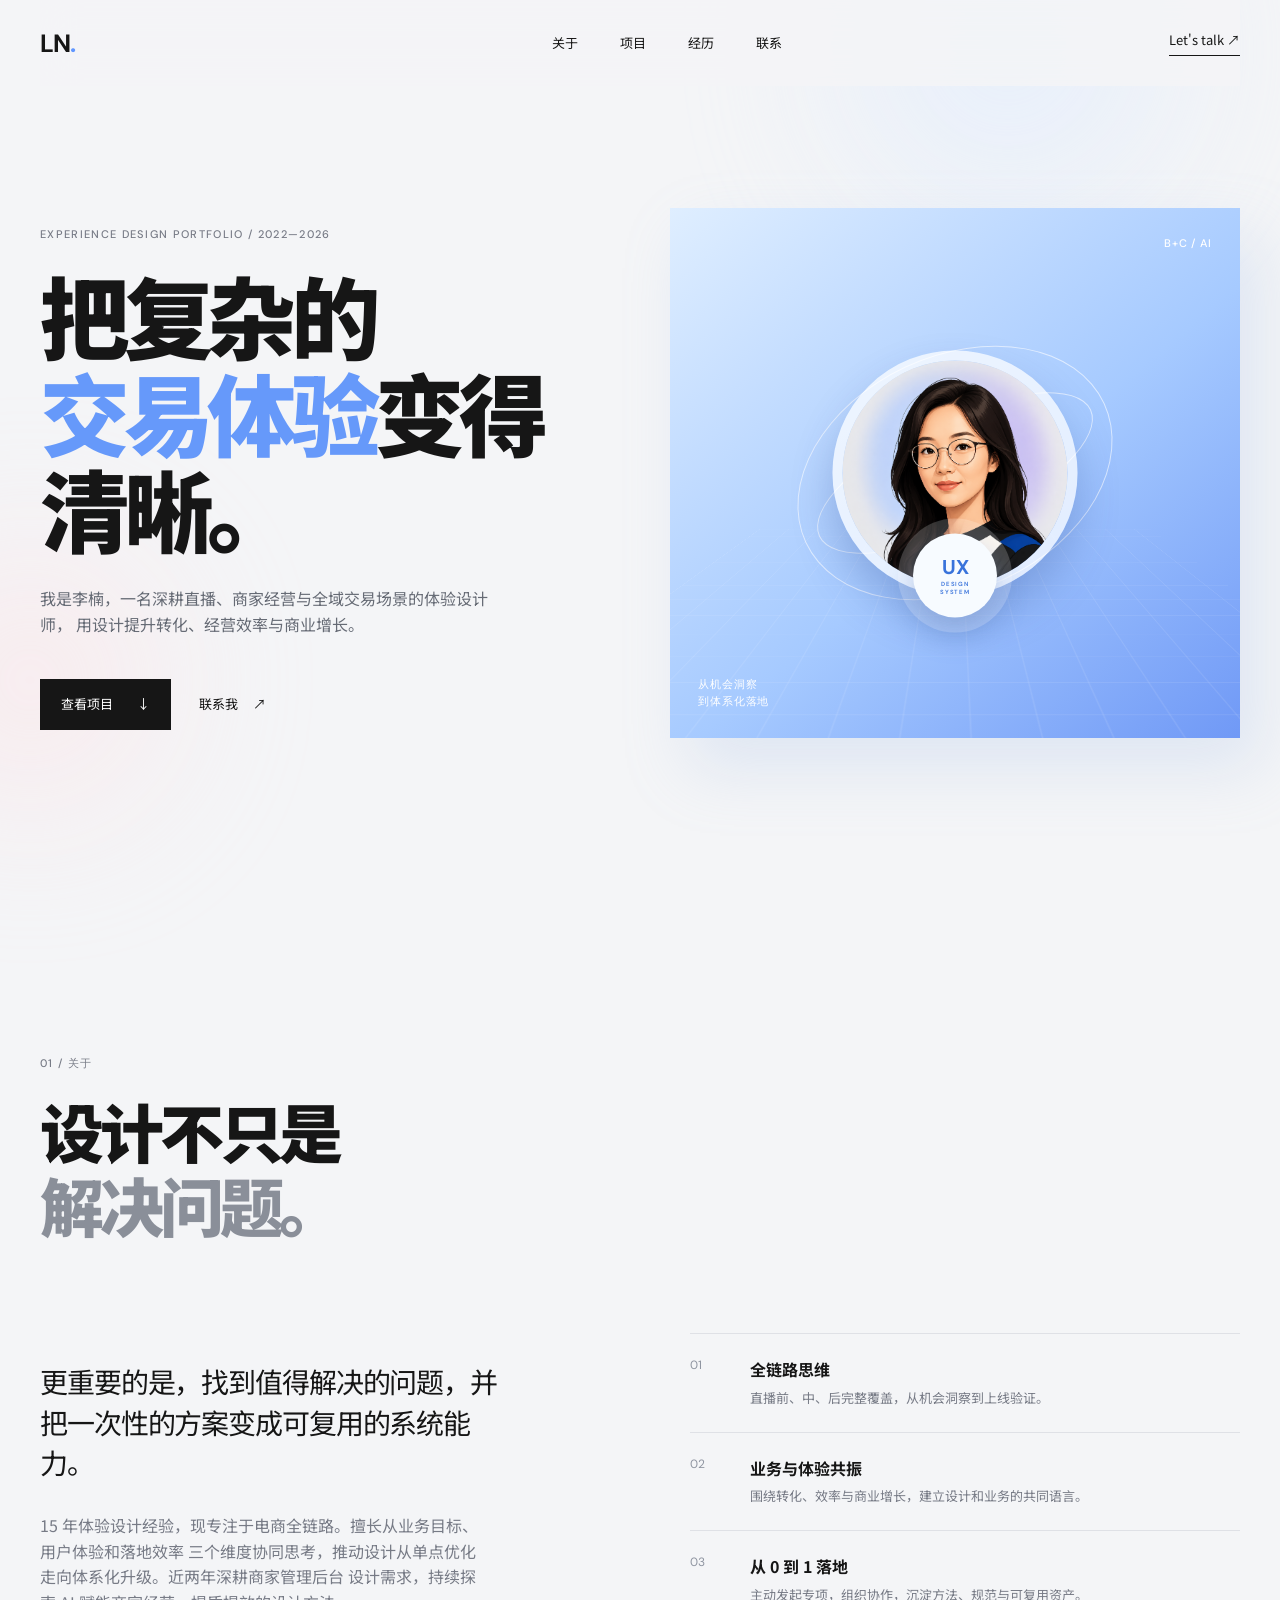
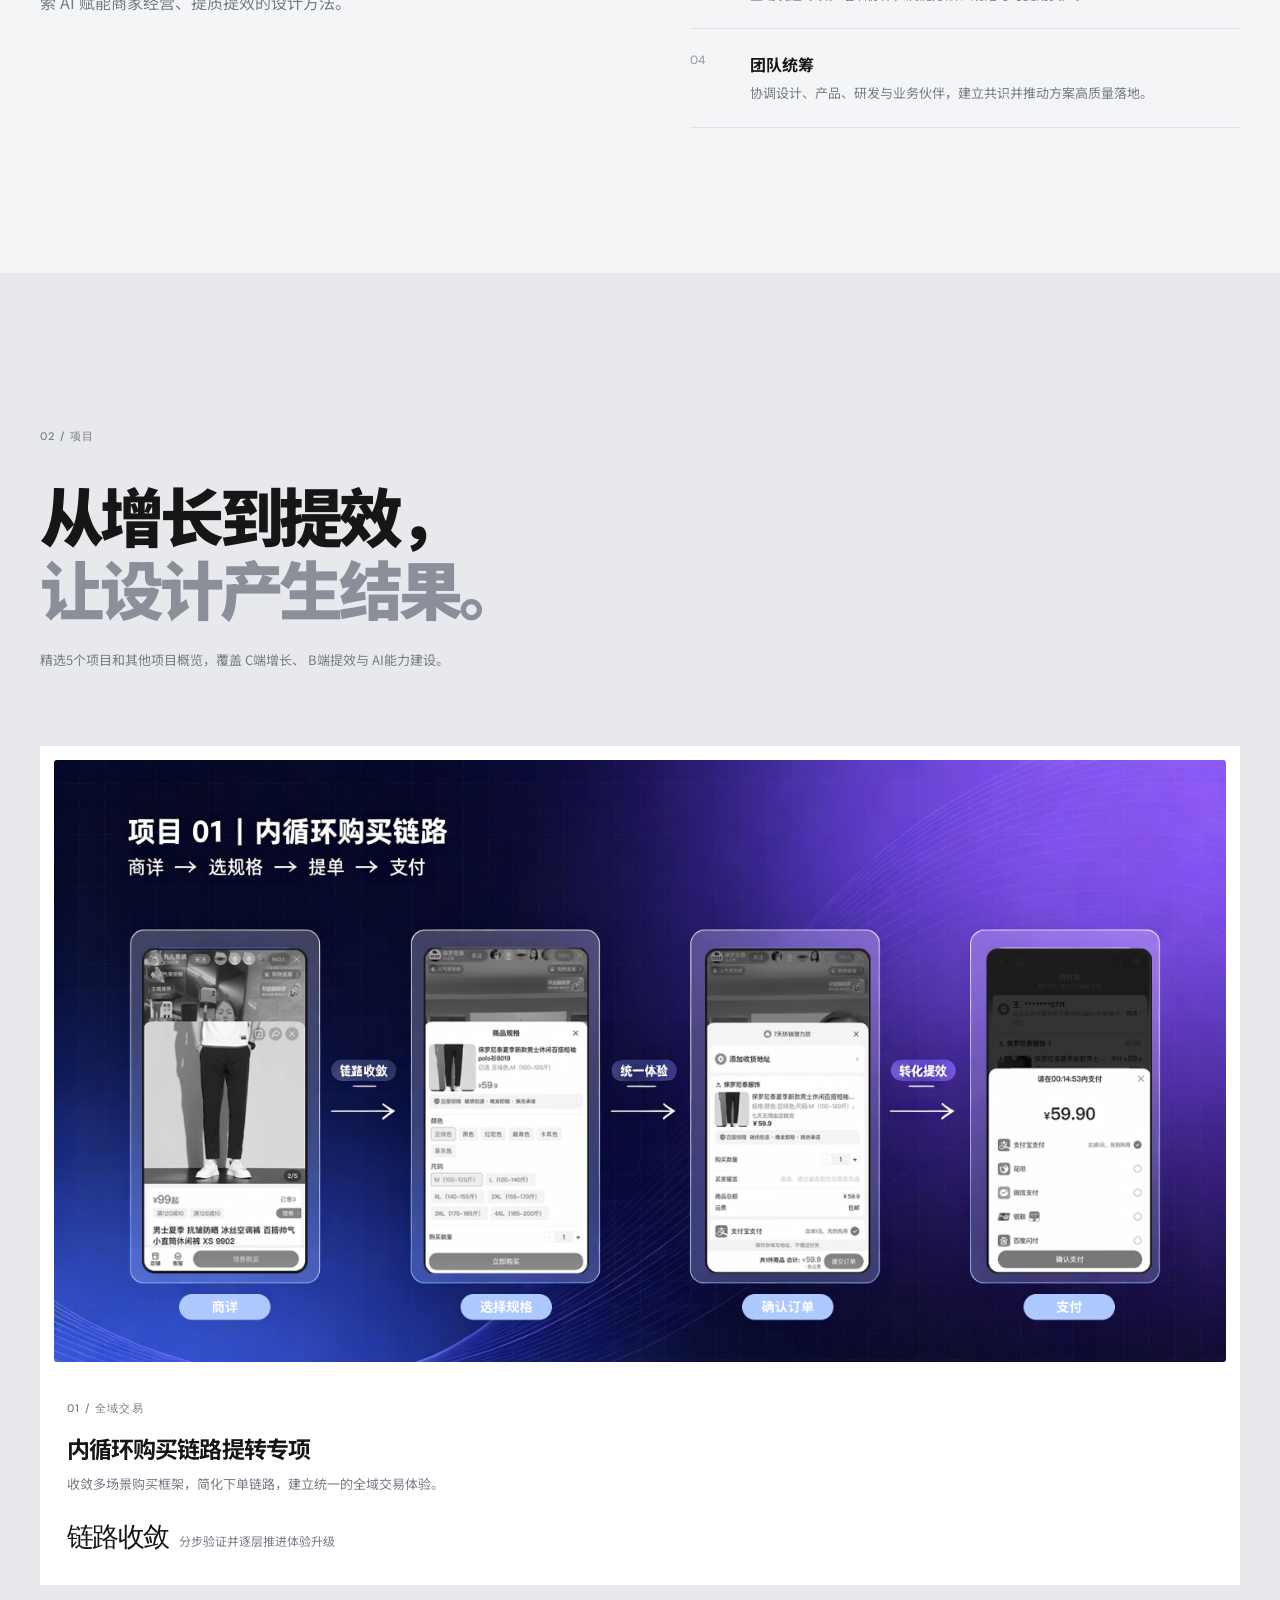
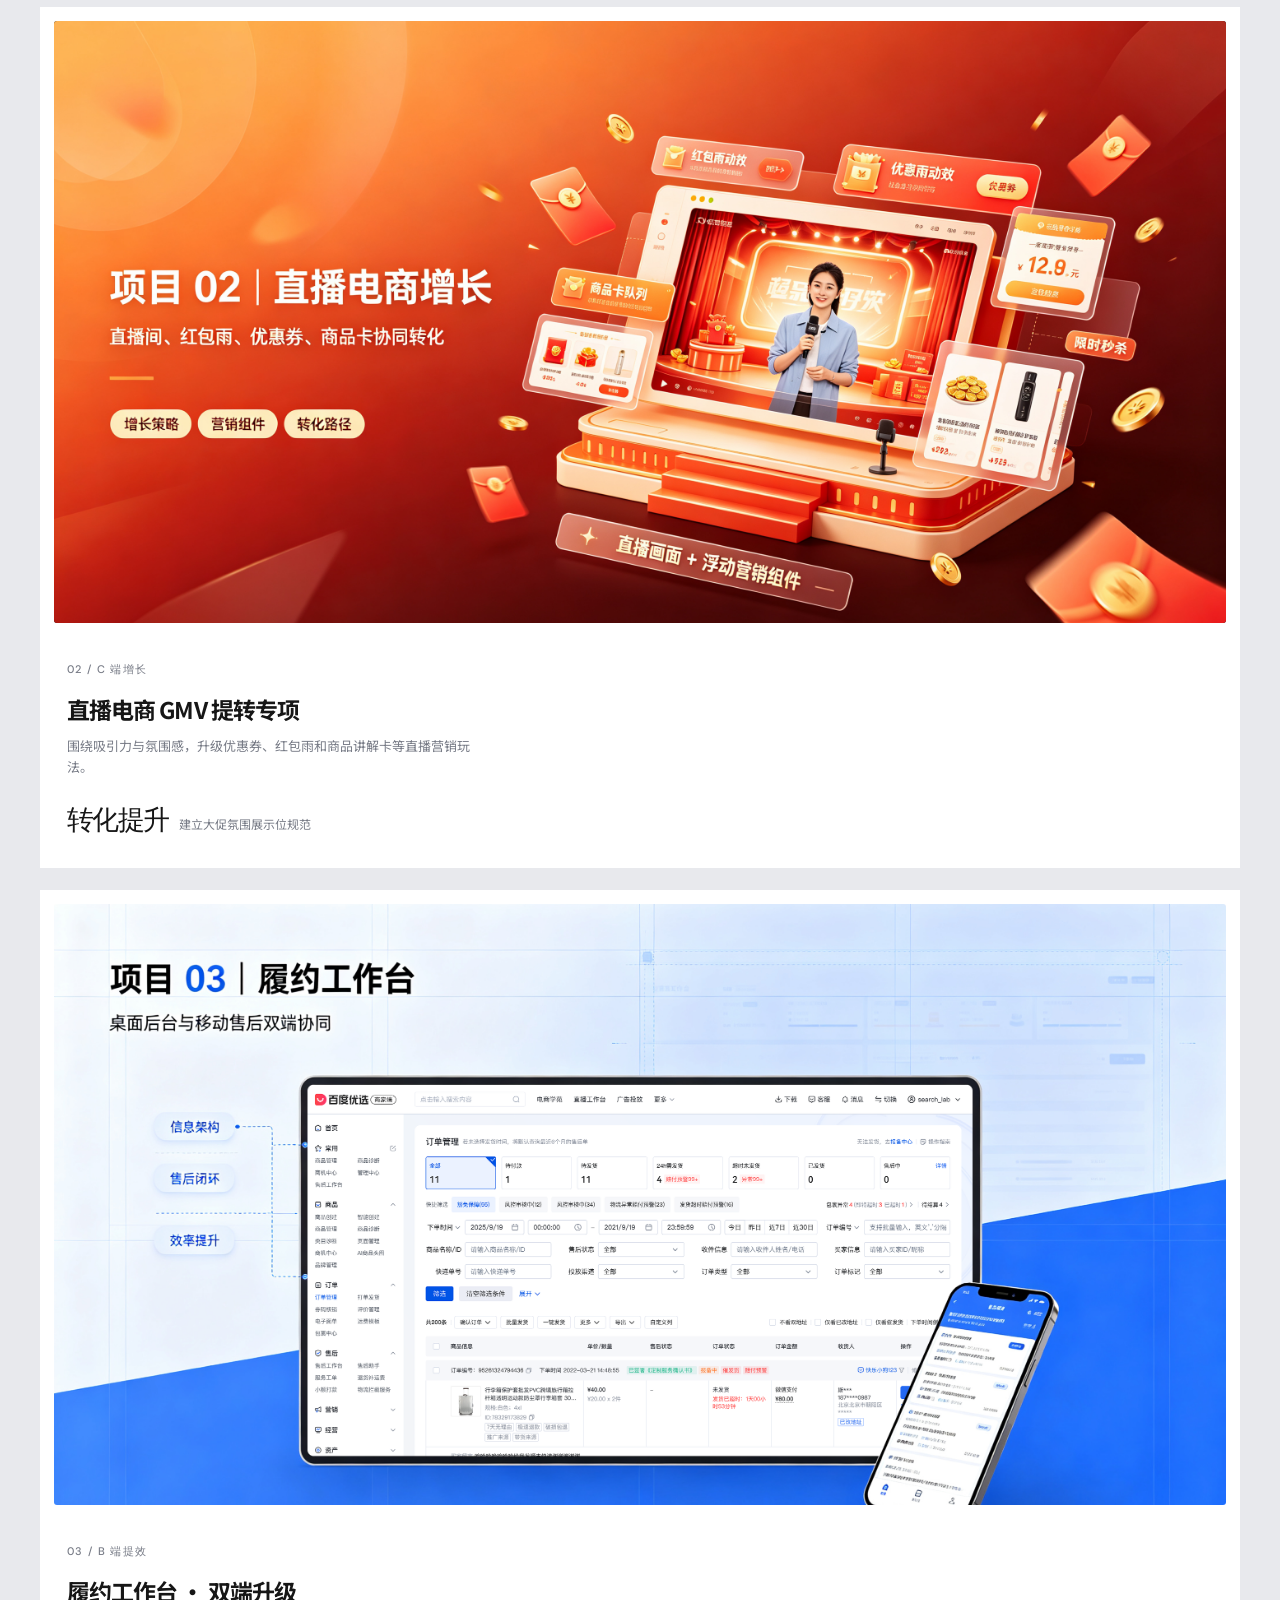
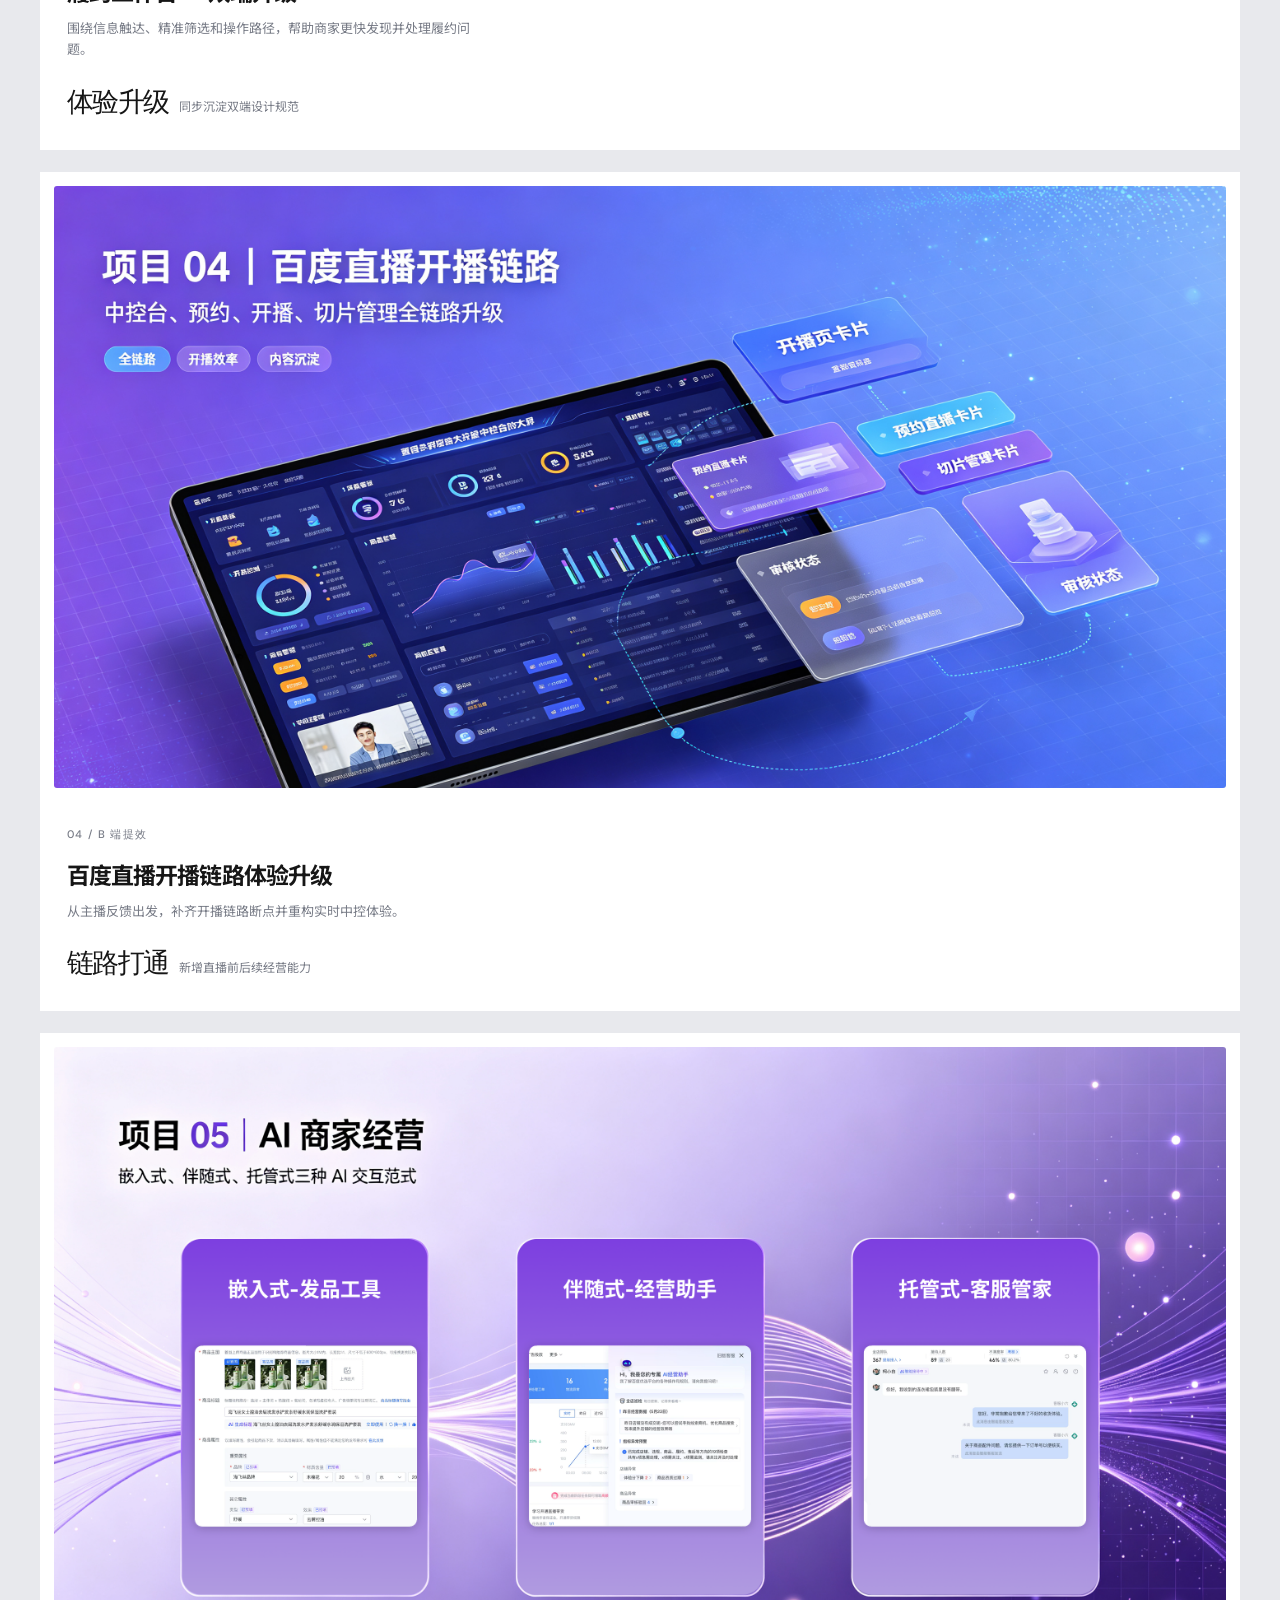
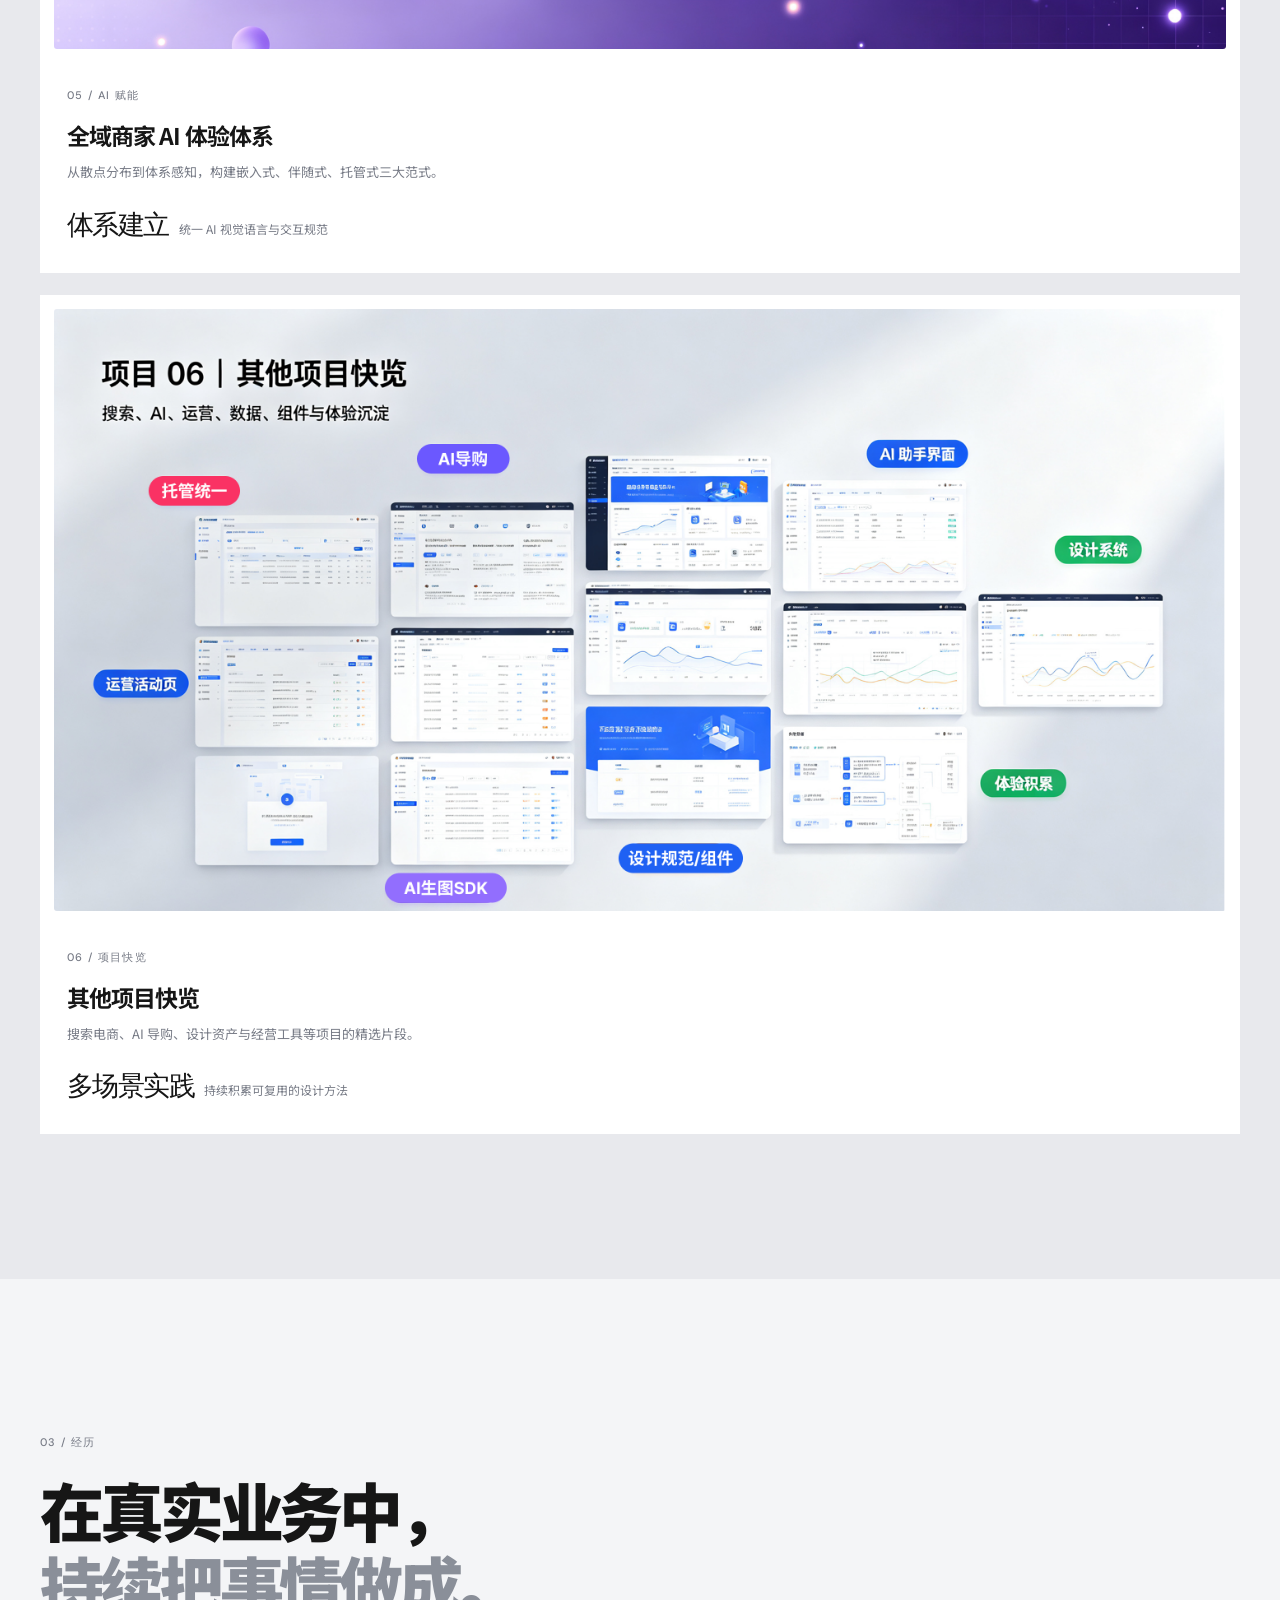
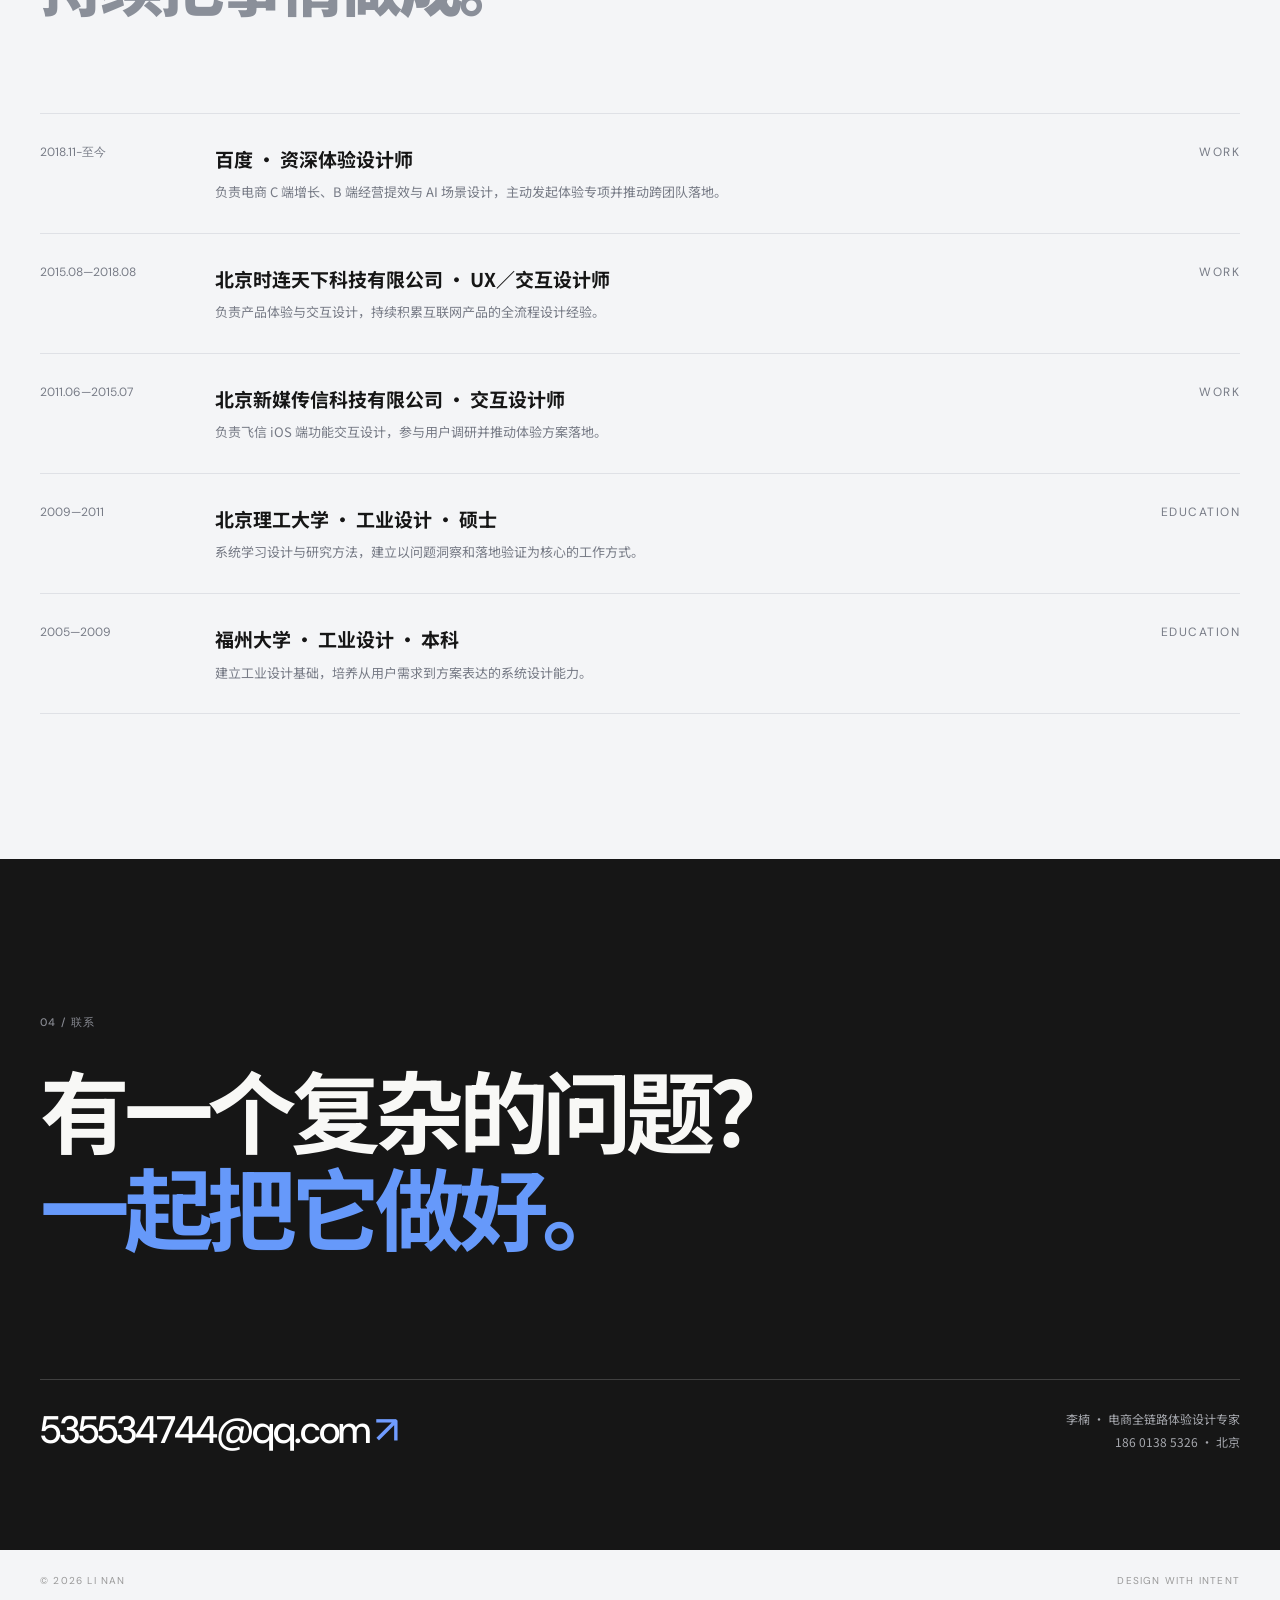
<file: index.html>
<!doctype html>
<html lang="zh-CN">
  <head>
    <meta charset="UTF-8" />
    <meta name="viewport" content="width=device-width, initial-scale=1.0" />
    <meta
      name="description"
      content="李楠的体验设计作品集，专注直播、商家经营与全域交易场景。"
    />
    <title>李楠 · 体验设计作品集</title>
    <link rel="preconnect" href="https://fonts.googleapis.com" />
    <link rel="preconnect" href="https://fonts.gstatic.com" crossorigin />
    <link
      href="https://fonts.googleapis.com/css2?family=DM+Sans:wght@400;500;600;700&family=Noto+Sans+SC:wght@400;500;700;900&display=swap"
      rel="stylesheet"
    />
    <link rel="stylesheet" href="styles.css" />
  </head>
  <body>
    <div class="ambient ambient-one"></div>
    <div class="ambient ambient-two"></div>

    <header class="site-header">
      <a class="brand" href="#top">LN<span>.</span><span class="brand-title">UX设计师</span></a>
      <nav class="site-nav" aria-label="主导航">
        <a href="#about">关于</a>
        <a href="#projects">项目</a>
        <a href="#experience">经历</a>
        <a href="#contact">联系</a>
      </nav>
      <a class="header-contact" href="mailto:535534744@qq.com">Let's talk ↗</a>
    </header>

    <main id="top">
      <section class="hero section-shell">
        <div class="hero-copy reveal">
          <p class="eyebrow">Experience design portfolio / 2022—2026</p>
          <h1>把复杂的<br /><em>交易体验</em>变得清晰。</h1>
          <p class="hero-summary">
            我是李楠，一名深耕直播、商家经营与全域交易场景的体验设计师，
            用设计提升转化、经营效率与商业增长。
          </p>
          <div class="hero-actions">
            <a class="button button-dark" href="#projects">查看项目 <span>↓</span></a>
            <a class="text-link" href="#contact">联系我 <span>↗</span></a>
          </div>
        </div>
        <div class="hero-art reveal delay-one" aria-label="抽象的设计系统视觉">
          <div class="art-grid"></div>
          <div class="art-orbit orbit-one"></div>
          <div class="art-orbit orbit-two"></div>
          <img class="avatar-art" src="assets/avatar.png" alt="李楠的虚拟卡通头像" />
          <div class="art-core">
            <span>UX</span>
            <small>DESIGN<br />SYSTEM</small>
          </div>
          <div class="art-label label-top">B+C / AI</div>
          <div class="art-label label-bottom">从机会洞察<br />到体系化落地</div>
        </div>
      </section>

      <section id="about" class="content-section section-shell">
        <div class="section-intro reveal">
          <p class="section-number">01 / 关于</p>
          <h2>设计不只是<br /><span>解决问题。</span></h2>
        </div>
        <div class="about-content">
          <div class="about-statement reveal delay-one">
            <p class="large-copy">
              更重要的是，找到值得解决的问题，并把一次性的方案变成可复用的系统能力。
            </p>
            <p class="body-copy">
              15 年体验设计经验，现专注于电商全链路。擅长从业务目标、用户体验和落地效率
              三个维度协同思考，推动设计从单点优化走向体系化升级。近两年深耕商家管理后台
              设计需求，持续探索 AI 赋能商家经营、提质提效的设计方法。
            </p>
          </div>
          <div class="strengths reveal delay-two">
            <div class="strength-item">
              <span>01</span>
              <div><strong>全链路思维</strong><p>直播前、中、后完整覆盖，从机会洞察到上线验证。</p></div>
            </div>
            <div class="strength-item">
              <span>02</span>
              <div><strong>业务与体验共振</strong><p>围绕转化、效率与商业增长，建立设计和业务的共同语言。</p></div>
            </div>
            <div class="strength-item">
              <span>03</span>
              <div><strong>从 0 到 1 落地</strong><p>主动发起专项，组织协作，沉淀方法、规范与可复用资产。</p></div>
            </div>
            <div class="strength-item">
              <span>04</span>
              <div><strong>团队统筹</strong><p>协调设计、产品、研发与业务伙伴，建立共识并推动方案高质量落地。</p></div>
            </div>
          </div>
        </div>
      </section>

      <section id="projects" class="content-section projects-section">
        <div class="section-shell">
          <div class="section-intro projects-heading reveal">
            <p class="section-number">02 / 项目</p>
            <h2>从增长到提效，<br /><span>让设计产生结果。</span></h2>
            <p class="heading-note">
              精选5个项目和其他项目概览，覆盖
              <a href="#project-01">C端增长</a>、
              <a href="#project-03">B端提效</a>与
              <a href="#project-05">AI能力建设</a>。
            </p>
          </div>
          <div class="project-list">
            <a id="project-01" class="project-card project-yellow project-link reveal delay-one" href="project-detail.html?project=purchase-flow" target="_blank" rel="noreferrer">
              <div class="project-visual visual-image"><img src="assets/purchase-flow-cover.png" alt="内循环购买链路项目封面" /></div>
              <div class="project-info"><p class="project-index">01 / 全域交易</p><h3>内循环购买链路提转专项</h3><p>收敛多场景购买框架，简化下单链路，建立统一的全域交易体验。</p><div class="project-result">链路收敛<small>分步验证并逐层推进体验升级</small></div></div>
            </a>
            <a id="project-02" class="project-card project-blue project-link reveal" href="project-detail.html?project=live-growth" target="_blank" rel="noreferrer">
              <div class="project-visual visual-image live-growth-visual"><img src="assets/live-growth-cover.png" alt="直播电商增长项目封面" /></div>
              <div class="project-info"><p class="project-index">02 / C 端增长</p><h3>直播电商 GMV 提转专项</h3><p>围绕吸引力与氛围感，升级优惠券、红包雨和商品讲解卡等直播营销玩法。</p><div class="project-result">转化提升<small>建立大促氛围展示位规范</small></div></div>
            </a>
            <a id="project-03" class="project-card project-pink project-link reveal" href="project-detail.html?project=fulfillment" target="_blank" rel="noreferrer">
              <div class="project-visual visual-image"><img src="assets/fulfillment-cover.png" alt="履约工作台项目封面" /></div>
              <div class="project-info"><p class="project-index">03 / B 端提效</p><h3>履约工作台 · 双端升级</h3><p>围绕信息触达、精准筛选和操作路径，帮助商家更快发现并处理履约问题。</p><div class="project-result">体验升级<small>同步沉淀双端设计规范</small></div></div>
            </a>
            <a id="project-04" class="project-card project-blue project-link reveal delay-one" href="project-detail.html?project=live-console" target="_blank" rel="noreferrer">
              <div class="project-visual visual-image"><img src="assets/live-console-cover.png" alt="百度直播开播链路项目封面" /></div>
              <div class="project-info"><p class="project-index">04 / B 端提效</p><h3>百度直播开播链路体验升级</h3><p>从主播反馈出发，补齐开播链路断点并重构实时中控体验。</p><div class="project-result">链路打通<small>新增直播前后续经营能力</small></div></div>
            </a>
            <a id="project-05" class="project-card project-lilac project-link reveal delay-two" href="project-detail.html?project=ai-system" target="_blank" rel="noreferrer">
              <div class="project-visual visual-image"><img src="assets/ai-system-cover.png" alt="AI 商家经营项目封面" /></div>
              <div class="project-info"><p class="project-index">05 / AI 赋能</p><h3>全域商家 AI 体验体系</h3><p>从散点分布到体系感知，构建嵌入式、伴随式、托管式三大范式。</p><div class="project-result">体系建立<small>统一 AI 视觉语言与交互规范</small></div></div>
            </a>
            <a id="project-06" class="project-card project-green project-link reveal delay-two" href="project-detail.html?project=other" target="_blank" rel="noreferrer">
              <div class="project-visual visual-image"><img src="assets/other-projects-cover.png" alt="其他项目快览项目封面" /></div>
              <div class="project-info"><p class="project-index">06 / 项目快览</p><h3>其他项目快览</h3><p>搜索电商、AI 导购、设计资产与经营工具等项目的精选片段。</p><div class="project-result">多场景实践<small>持续积累可复用的设计方法</small></div></div>
            </a>
          </div>
        </div>
      </section>

      <section id="experience" class="content-section section-shell">
        <div class="section-intro reveal">
          <p class="section-number">03 / 经历</p>
          <h2>在真实业务中，<br /><span>持续把事情做成。</span></h2>
        </div>
        <div class="timeline">
          <div class="timeline-item reveal"><span class="timeline-year">2018.11-至今</span><div><h3>百度 · 资深体验设计师</h3><p>负责电商 C 端增长、B 端经营提效与 AI 场景设计，主动发起体验专项并推动跨团队落地。</p></div><span class="timeline-tag">WORK</span></div>
          <div class="timeline-item reveal delay-one"><span class="timeline-year">2015.08—2018.08</span><div><h3>北京时连天下科技有限公司 · UX／交互设计师</h3><p>负责产品体验与交互设计，持续积累互联网产品的全流程设计经验。</p></div><span class="timeline-tag">WORK</span></div>
          <div class="timeline-item reveal delay-two"><span class="timeline-year">2011.06—2015.07</span><div><h3>北京新媒传信科技有限公司 · 交互设计师</h3><p>负责飞信 iOS 端功能交互设计，参与用户调研并推动体验方案落地。</p></div><span class="timeline-tag">WORK</span></div>
          <div class="timeline-item reveal"><span class="timeline-year">2009—2011</span><div><h3>北京理工大学 · 工业设计 · 硕士</h3><p>系统学习设计与研究方法，建立以问题洞察和落地验证为核心的工作方式。</p></div><span class="timeline-tag">EDUCATION</span></div>
          <div class="timeline-item reveal delay-one"><span class="timeline-year">2005—2009</span><div><h3>福州大学 · 工业设计 · 本科</h3><p>建立工业设计基础，培养从用户需求到方案表达的系统设计能力。</p></div><span class="timeline-tag">EDUCATION</span></div>
        </div>
      </section>

      <section id="contact" class="contact-section">
        <div class="section-shell contact-inner reveal">
          <p class="section-number">04 / 联系</p>
          <h2>有一个复杂的问题？<br /><em>一起把它做好。</em></h2>
          <div class="contact-bottom">
            <a class="contact-email" href="mailto:535534744@qq.com">535534744@qq.com <span>↗</span></a>
            <div><p>李楠 · 电商全链路体验设计专家</p><p>186 0138 5326 · 北京</p></div>
          </div>
        </div>
      </section>
    </main>

    <footer class="site-footer section-shell"><span>© 2026 LI NAN</span><span>DESIGN WITH INTENT</span></footer>
    <style>
      .project-visual.visual-image { background: #fff; padding: 14px; }
      .project-visual.visual-image { height: auto; aspect-ratio: 2848 / 1495; }
      .visual-image img { width: 100%; height: 100%; display: block; object-fit: cover; object-position: top center; border-radius: 3px; }
      .live-growth-visual img { object-fit: cover; object-position: top center; background: #17131b; }
      .metrics strong { font-size: 35px; letter-spacing: -0.06em; }
      .project-result { font-size: 27px; }
      .site-header {
        position: sticky;
        top: 0;
        background: rgba(244, 245, 247, 0.82);
        backdrop-filter: blur(18px);
        -webkit-backdrop-filter: blur(18px);
      }
      .project-link { color: inherit; text-decoration: none; transition: transform 0.35s ease, box-shadow 0.35s ease; }
      .project-link:hover { transform: translateY(-6px); box-shadow: 0 18px 36px rgba(31, 42, 70, 0.12); }
      .site-nav a.active { color: #5f91f5; font-weight: 700; }
      .site-nav a.active::after { width: 100%; height: 2px; background: #6a9afb; }
      .brand-title { display: inline-block; max-width: 0; margin-left: 0; overflow: hidden; opacity: 0; white-space: nowrap; font: 500 13px "Noto Sans SC"; letter-spacing: 0; vertical-align: middle; transition: max-width 0.35s ease, margin-left 0.35s ease, opacity 0.25s ease; }
      .site-header.scrolled .brand-title { max-width: 90px; margin-left: 12px; opacity: 1; }
      .project-list { grid-template-columns: 1fr; }
      @media (min-width: 1400px) {
        .project-list { grid-template-columns: repeat(2, minmax(0, 1fr)); }
      }
      .projects-heading { display: grid; grid-template-columns: 1fr; gap: 0; }
      .projects-heading .section-number,
      .projects-heading h2,
      .projects-heading .heading-note { grid-column: 1; grid-row: auto; }
      .projects-heading h2 { margin-top: 23px; }
      .projects-heading .heading-note { margin-top: 25px; }
      .heading-note { max-width: none; white-space: nowrap; }
      .heading-note a { color: inherit; text-decoration: none; transition: color 0.25s ease, background-size 0.25s ease; }
      .heading-note a:hover { color: #5f91f5; text-decoration: underline; text-underline-offset: 5px; }
      .project-card { scroll-margin-top: 110px; }
      @media (max-width: 800px) {
        .project-visual.visual-image { height: auto; aspect-ratio: 2848 / 1495; }
      }
      @media (max-width: 720px) {
        .heading-note { white-space: normal; }
      }
      .avatar-art {
        position: absolute;
        z-index: 2;
        width: 245px;
        height: 245px;
        left: 50%;
        top: 50%;
        transform: translate(-50%, -50%);
        border-radius: 50%;
        object-fit: cover;
        border: 10px solid rgba(255, 255, 255, 0.72);
        box-shadow: 0 24px 42px rgba(48, 77, 146, 0.28);
      }
      .art-core { z-index: 3; transform: translate(-50%, 72%); width: 84px; height: 84px; }
      .art-core span { font-size: 20px; }
      .art-core small { font-size: 6px; }
    </style>
    <script src="script.js"></script>
  </body>
</html>
</file>
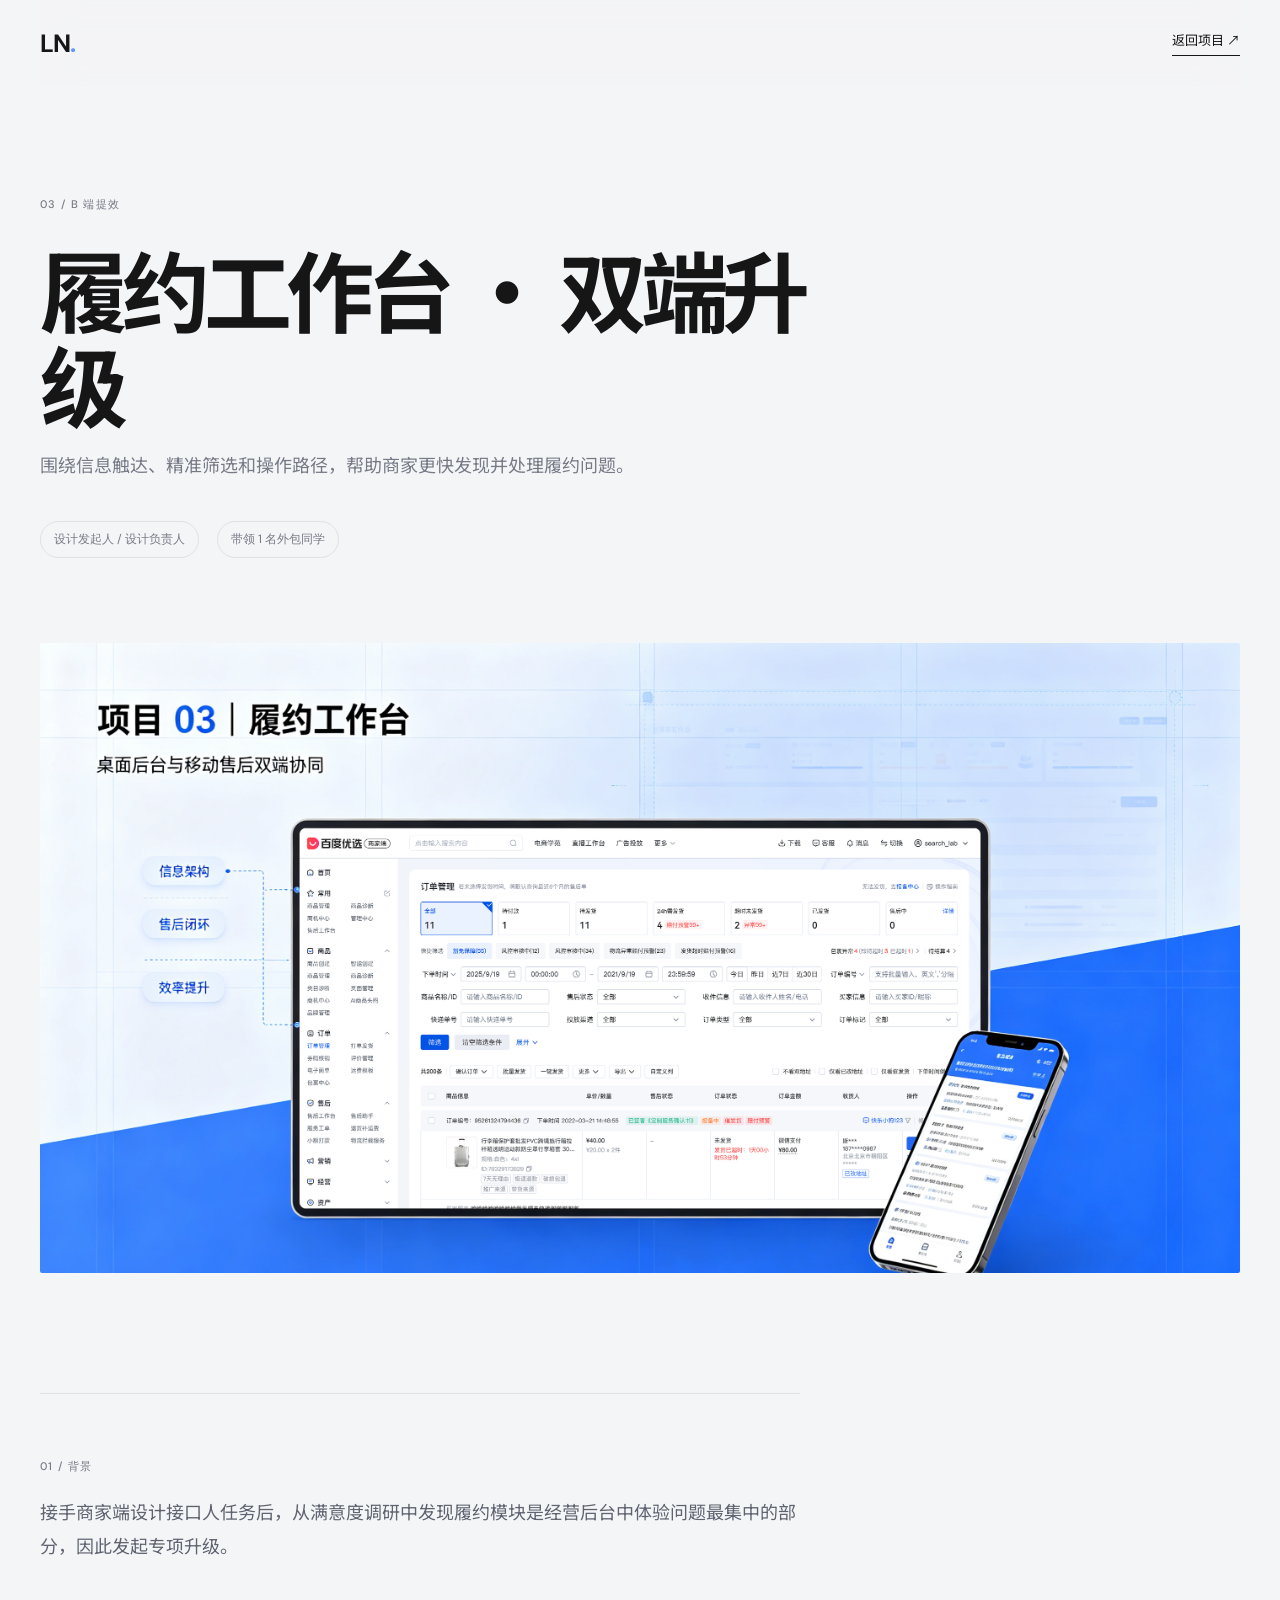
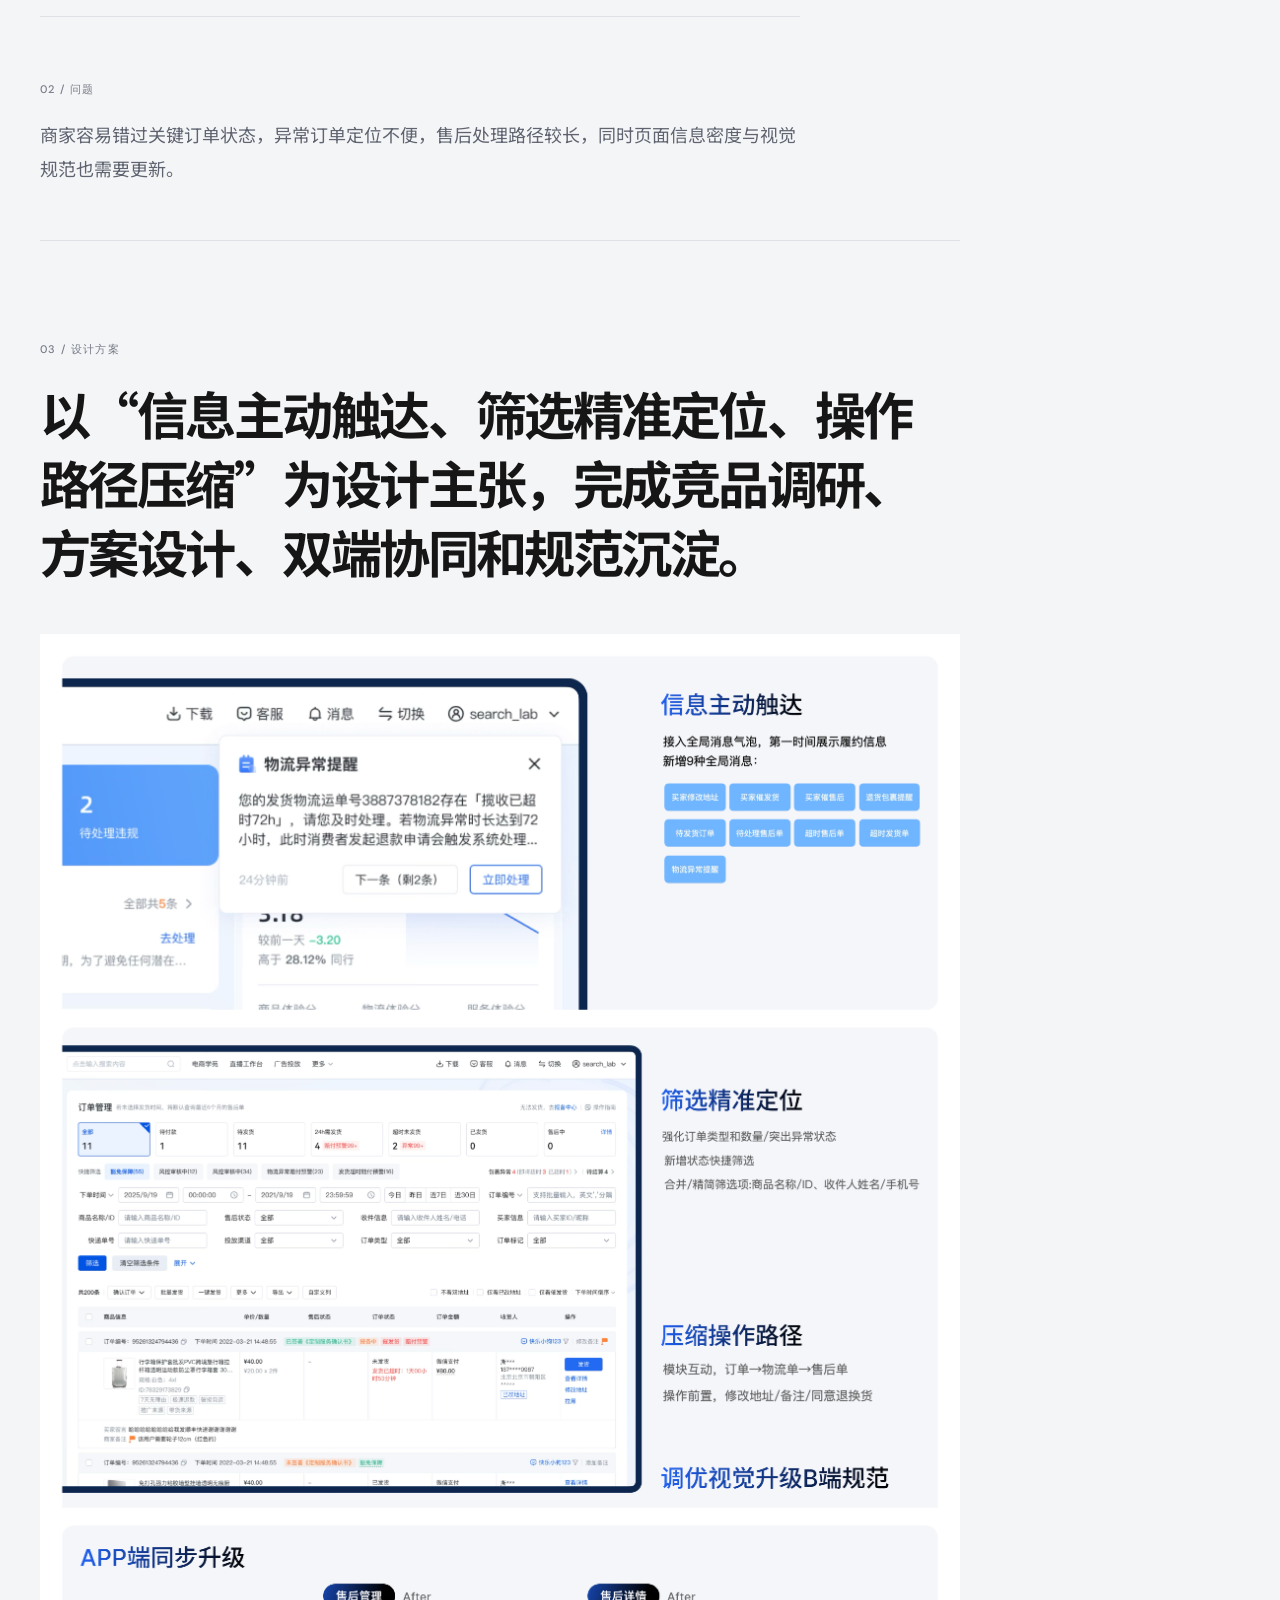
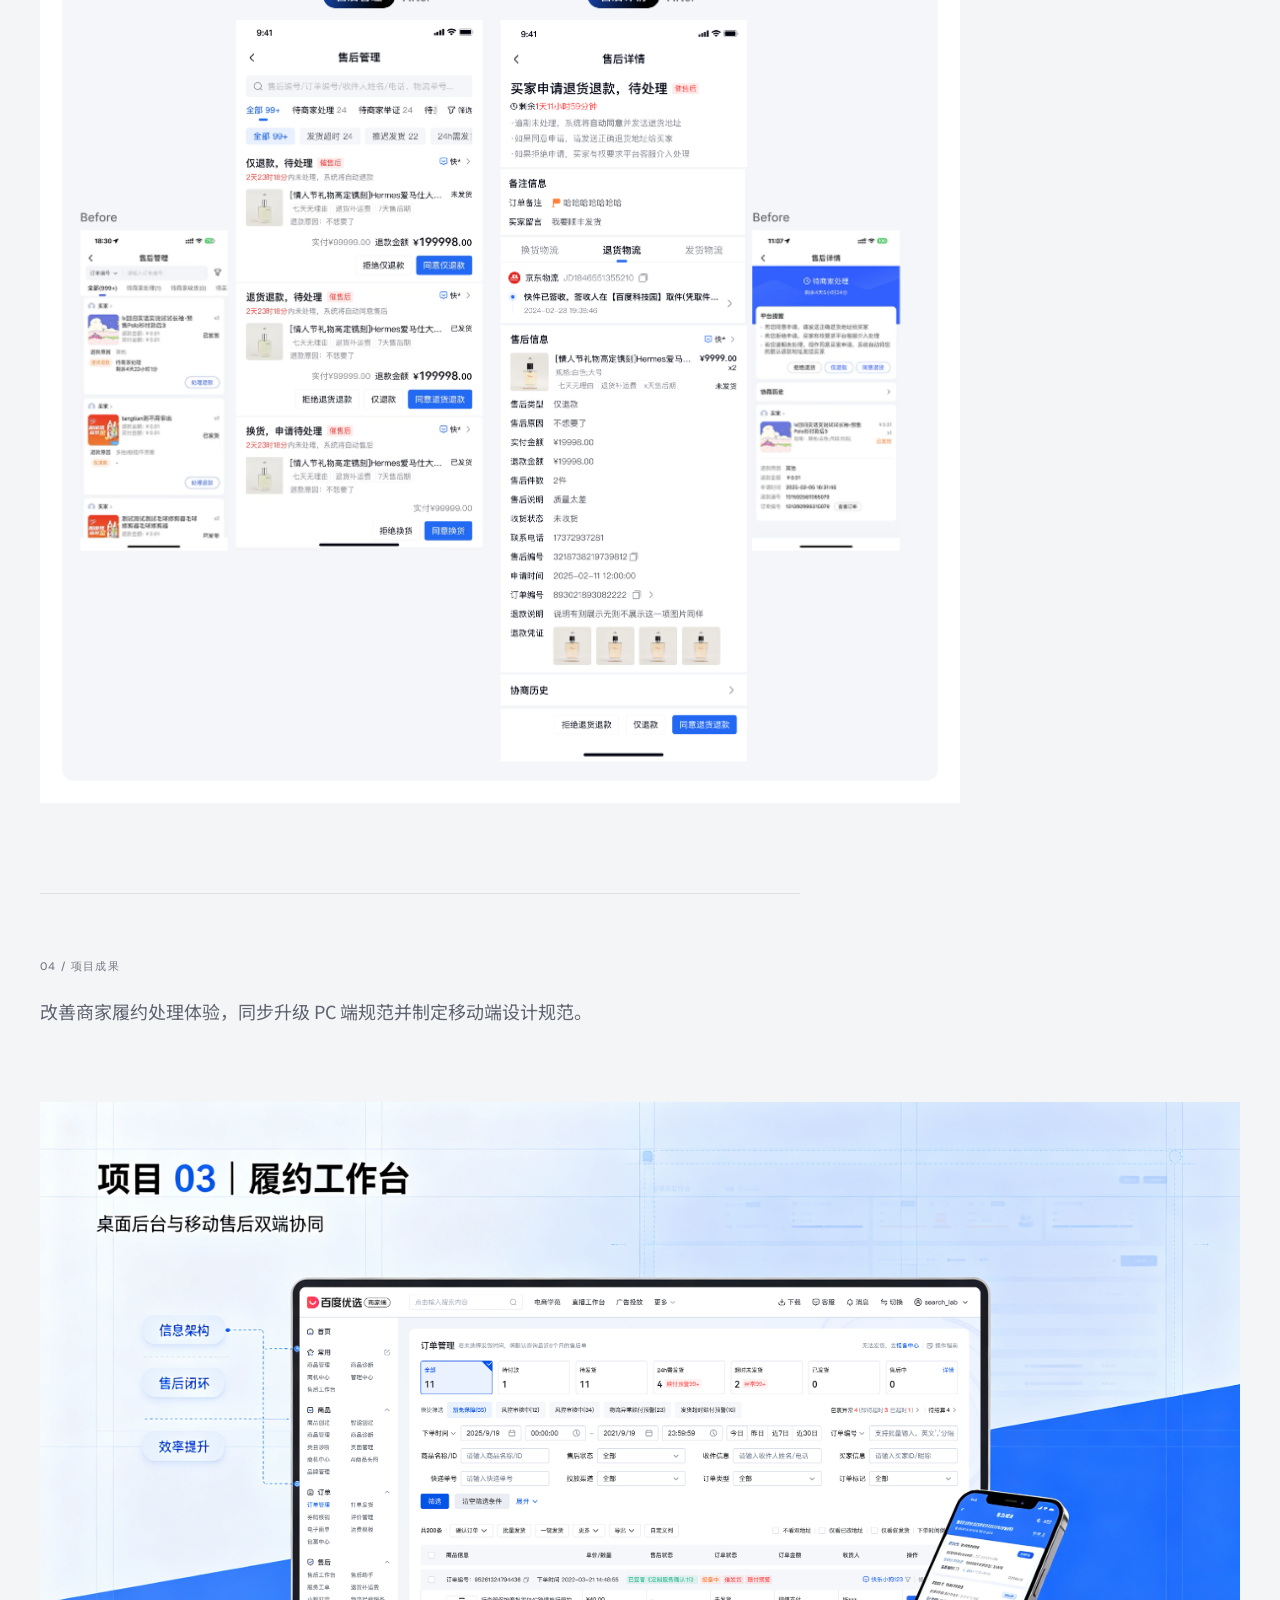
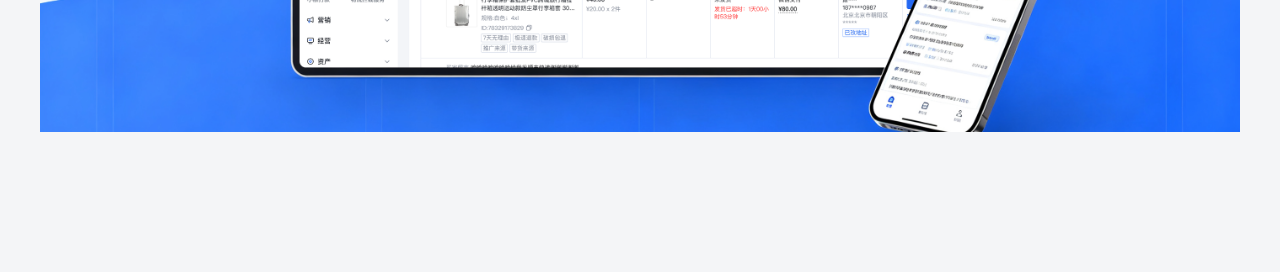
<file: project-detail.html>
<!doctype html>
<html lang="zh-CN">
  <head>
    <meta charset="UTF-8" />
    <meta name="viewport" content="width=device-width, initial-scale=1.0" />
    <title>项目详情 · 李楠</title>
    <link rel="preconnect" href="https://fonts.googleapis.com" />
    <link rel="preconnect" href="https://fonts.gstatic.com" crossorigin />
    <link href="https://fonts.googleapis.com/css2?family=DM+Sans:wght@400;500;600;700&family=Noto+Sans+SC:wght@400;500;700;900&display=swap" rel="stylesheet" />
    <link rel="stylesheet" href="styles.css" />
    <style>
      .detail-page { background: #f4f5f7; }
      .detail-page .site-header { position: sticky; top: 0; background: rgba(244, 245, 247, 0.82); backdrop-filter: blur(18px); -webkit-backdrop-filter: blur(18px); }
      .detail-hero { padding: 100px 0 120px; }
      .detail-copy h1 { max-width: 780px; margin: 28px 0 20px; font-size: clamp(48px, 7vw, 88px); line-height: 1.08; letter-spacing: -0.07em; }
      .detail-intro { max-width: 620px; margin: 0; color: #777b86; font-size: 18px; }
      .detail-meta { display: flex; gap: 18px; margin-top: 42px; color: #777b86; font: 12px "DM Sans"; }
      .detail-meta span { padding: 9px 13px; border: 1px solid #dfe1e6; border-radius: 99px; }
      .detail-cover { width: 100%; height: auto; aspect-ratio: 2848 / 1495; margin-top: 85px; display: block; object-fit: cover; object-position: top center; background: #fff; border-radius: 2px; }
      .detail-body { padding-bottom: 140px; }
      .detail-block { max-width: 760px; padding: 54px 0; border-top: 1px solid #dfe1e6; }
      .detail-block > p:last-child { margin: 20px 0 0; color: #5f6470; font-size: 18px; line-height: 1.9; }
      .detail-highlight { max-width: 920px; padding: 90px 0; }
      .detail-highlight h2 { margin: 22px 0 0; font-size: clamp(30px, 4vw, 52px); line-height: 1.35; letter-spacing: -0.05em; }
      .detail-image { width: 100%; max-height: 680px; object-fit: contain; object-position: center; display: block; margin-top: 20px; background: #fff; }
      .background-image { margin: 18px 0 24px; padding: 18px; }
      .solution-image { width: 100%; height: auto; max-height: none; margin-top: 48px; padding: 0; object-fit: fill; object-position: top center; }
      .solution-followup { margin: 52px 0 0; }
      .solution-followup p { margin: 0; color: #5f6470; font-size: 20px; line-height: 1.9; }
      .detail-challenge { max-width: 920px; }
      .challenge-image { width: 100%; height: auto; max-height: none; margin-top: 34px; object-fit: contain; object-position: top center; }
      .solution-steps { margin-top: 42px; border-top: 1px solid #dfe1e6; }
      .solution-step { display: grid; grid-template-columns: 60px 1fr; gap: 20px; padding: 30px 0; border-bottom: 1px solid #dfe1e6; }
      .solution-step > span { color: #6a9afb; font: 600 16px "DM Sans"; }
      .solution-step h3 { margin: 0; font-size: 28px; letter-spacing: -0.04em; }
      .solution-step p { margin: 9px 0 0; color: #777b86; font-size: 16px; line-height: 1.8; }
      .purchase-flow-detail .detail-hero { padding-bottom: 46px; }
      .purchase-flow-detail .detail-body .detail-block:first-child { padding-top: 24px; border-top: 0; }
      @media (max-width: 800px) {
        .detail-hero { padding: 70px 0 80px; }
        .detail-cover { margin-top: 55px; height: 58vw; }
        .detail-meta { flex-wrap: wrap; }
        .detail-block > p:last-child { font-size: 16px; }
      }
    </style>
  </head>
  <body class="detail-page">
    <header class="site-header">
      <a class="brand" href="index.html">LN<span>.</span></a>
      <a class="header-contact" href="index.html#projects">返回项目 ↗</a>
    </header>
    <main id="detail-root"></main>
    <script src="project-detail.js?v=202609071622"></script>
  </body>
</html>
</file>
<file: styles.css>
:root{--ink:#161616;--muted:#777b86;--paper:#f4f5f7;--line:#dfe1e6;--blue:#88bfff;--pink:#ffcad5;--yellow:#f4cf82;--lilac:#cfc4ff;--green:#b8dfc5}
*{box-sizing:border-box}html{scroll-behavior:smooth}body{margin:0;background:var(--paper);color:var(--ink);font-family:"Noto Sans SC","DM Sans",sans-serif;line-height:1.6;overflow-x:hidden}.ambient{position:fixed;border-radius:50%;filter:blur(80px);opacity:.45;pointer-events:none;z-index:-1}.ambient-one{width:340px;height:340px;background:#dceaff;top:-120px;right:8%}.ambient-two{width:260px;height:260px;background:#ffe0e3;bottom:10%;left:-100px}.section-shell{width:min(1200px,calc(100% - 80px));margin:0 auto}.site-header{height:86px;width:min(1200px,calc(100% - 80px));margin:auto;display:flex;align-items:center;justify-content:space-between;position:relative;z-index:5}.brand{font:700 25px "DM Sans",sans-serif;color:var(--ink);text-decoration:none;letter-spacing:-1px}.brand span{color:#6197ff}.site-nav{display:flex;gap:42px;margin-left:90px}.site-nav a,.header-contact{font-size:13px;color:var(--ink);text-decoration:none}.site-nav a{position:relative}.site-nav a:after{content:"";position:absolute;bottom:-7px;left:0;width:0;height:1px;background:var(--ink);transition:width .3s}.site-nav a:hover:after{width:100%}.header-contact{border-bottom:1px solid var(--ink);padding-bottom:4px}.hero{min-height:calc(100vh - 86px);display:grid;grid-template-columns:1fr 1fr;align-items:center;gap:60px;padding:70px 0 110px}.eyebrow,.section-number,.project-index{font:500 11px "DM Sans",sans-serif;text-transform:uppercase;letter-spacing:.12em;color:var(--muted)}.hero h1{font-size:clamp(50px,7vw,94px);line-height:1.08;letter-spacing:-.07em;margin:25px 0 30px;font-weight:900}.hero h1 em,.contact-section h2 em{font-style:normal;color:#6699fa}.hero-summary{max-width:465px;color:#666b75;font-size:16px}.hero-actions{display:flex;align-items:center;gap:28px;margin-top:42px}.button{display:inline-flex;gap:24px;padding:15px 21px;text-decoration:none;font-size:13px}.button-dark{background:var(--ink);color:white}.text-link{color:var(--ink);font-size:13px;text-decoration:none}.text-link span{margin-left:12px}.hero-art{height:530px;position:relative;background:linear-gradient(140deg,#dfeeff,#a6caff 55%,#7099f6);overflow:hidden;box-shadow:20px 30px 60px #9ebbe640}.art-grid{position:absolute;inset:0;background-image:linear-gradient(#ffffff2d 1px,transparent 1px),linear-gradient(90deg,#ffffff2d 1px,transparent 1px);background-size:42px 42px;transform:perspective(500px) rotateX(55deg) scale(1.7);transform-origin:bottom;opacity:.55}.art-orbit{position:absolute;border:1px solid #fff9;border-radius:50%;left:50%;top:50%;transform:translate(-50%,-50%) rotate(-25deg)}.orbit-one{width:300px;height:110px}.orbit-two{width:235px;height:330px;transform:translate(-50%,-50%) rotate(65deg)}.art-core{position:absolute;width:138px;height:138px;left:50%;top:50%;transform:translate(-50%,-50%);border-radius:50%;background:#f7fbff;box-shadow:0 0 0 15px #ffffff30,0 15px 30px #5376b977;display:flex;align-items:center;justify-content:center;flex-direction:column;color:#3973db}.art-core span{font:700 30px "DM Sans"}.art-core small{font:600 8px "DM Sans";letter-spacing:.15em;text-align:center;line-height:1.4}.art-label{position:absolute;color:#fff;font:500 11px "DM Sans";letter-spacing:.08em}.label-top{top:28px;right:28px}.label-bottom{bottom:27px;left:28px;line-height:1.6}.content-section{padding:145px 0}.section-intro h2{font-size:clamp(40px,5vw,70px);line-height:1.15;letter-spacing:-.065em;margin:23px 0 0;font-weight:900}.section-intro h2 span{color:#8a8f99}.about-content{display:grid;grid-template-columns:1fr 1fr;gap:100px;margin-top:92px}.large-copy{font-size:28px;line-height:1.45;letter-spacing:-.04em;max-width:480px}.body-copy{color:var(--muted);max-width:450px;margin-top:30px}.strengths{border-top:1px solid var(--line)}.strength-item{display:grid;grid-template-columns:45px 1fr;gap:15px;padding:23px 0;border-bottom:1px solid var(--line)}.strength-item>span{font:12px "DM Sans";color:#8e94a0}.strength-item strong{font-size:16px}.strength-item p{font-size:13px;color:var(--muted);margin:5px 0 0}.metrics{border-top:1px solid var(--line);display:grid;grid-template-columns:repeat(4,1fr);gap:20px;margin-top:105px;padding-top:25px}.metrics div{display:flex;flex-direction:column;gap:4px}.metrics strong{font:500 46px "DM Sans";letter-spacing:-.08em}.metrics strong small,.project-result span{font-size:18px;margin-left:3px;letter-spacing:0}.metrics span{color:var(--muted);font-size:12px}.projects-section{background:#e8e9ed;padding:145px 0}.projects-heading{display:flex;align-items:end;justify-content:space-between}.heading-note{max-width:245px;color:var(--muted);font-size:13px;margin:0}.project-list{display:grid;grid-template-columns:1fr 1fr;gap:22px;margin-top:75px}.project-card{min-height:455px;display:flex;flex-direction:column;overflow:hidden}.project-visual{height:245px;position:relative;display:flex;align-items:center;justify-content:center;overflow:hidden}.project-blue{background:#fff}.project-yellow{background:#fff}.project-pink{background:#fff}.project-lilac{background:#fff}.project-green{background:#fff}.visual-live{background:linear-gradient(135deg,#ff7a9b,#b10c65)}.visual-phone{width:112px;height:205px;background:#16151d;border:6px solid #292737;border-radius:18px;transform:rotate(-10deg);box-shadow:25px 20px 30px #68004e55}.visual-phone:after{content:"LIVE";display:grid;place-items:center;color:white;font:700 18px "DM Sans";height:100%;background:linear-gradient(#ff345580,#71108290)}.visual-bubble{position:absolute;background:#fff;color:#e34180;padding:13px 20px;border-radius:30px;font:700 12px "DM Sans";transform:translate(70px,-65px) rotate(8deg);box-shadow:0 10px 20px #5d124b33}.visual-chain{gap:13px;background:#f4cf82;color:#302714;font:700 17px "DM Sans"}.visual-chain i{font-style:normal;font-size:25px}.visual-dashboard{background:#ffd3de}.dash-card{width:65%;height:130px;background:#fff;border-radius:7px;box-shadow:10px 12px 20px #9b52652e}.dash-line{position:absolute;z-index:1;width:43%;height:5px;background:#ff86a0;top:83px;left:29%;border-radius:5px}.dash-line.short{width:27%;top:108px}.visual-ai{background:#d0c6ff}.ai-orb{width:105px;height:105px;display:grid;place-items:center;border-radius:50%;background:linear-gradient(140deg,#fff,#8d6ff1);box-shadow:0 0 0 12px #ffffff40,0 15px 30px #604db44d;color:#fff;font:700 24px "DM Sans"}.ai-line{height:1px;width:120px;background:#fff;position:absolute;transform:rotate(24deg);left:10%}.ai-line.two{transform:rotate(-25deg);left:66%}.ai-line.three{transform:rotate(0);top:25%}.visual-sdk{background:#b8dfc5;gap:17px;color:#183c29;font:700 66px "DM Sans";letter-spacing:-.1em}.visual-sdk i{font-style:normal;font-size:35px}.visual-sdk small{position:absolute;bottom:22px;right:24px;font:500 10px "DM Sans";letter-spacing:.1em;line-height:1.4}.project-info{padding:25px 27px 30px;display:flex;flex-direction:column;flex:1}.project-index{margin:0}.project-info h3{font-size:23px;letter-spacing:-.04em;margin:14px 0 8px}.project-info>p:not(.project-index){font-size:13px;color:var(--muted);margin:0;max-width:420px}.project-result{margin-top:auto;padding-top:24px;font:500 30px "DM Sans";letter-spacing:-.06em}.project-result span{font-size:16px;letter-spacing:0}.project-result small{font:12px "Noto Sans SC";color:var(--muted);margin-left:10px;letter-spacing:0}.timeline{margin-top:92px;border-top:1px solid var(--line)}.timeline-item{display:grid;grid-template-columns:145px 1fr 100px;gap:30px;padding:30px 0;border-bottom:1px solid var(--line);align-items:start}.timeline-year,.timeline-tag{font:12px "DM Sans";color:var(--muted)}.timeline-item h3{margin:0 0 8px;font-size:19px}.timeline-item p{margin:0;color:var(--muted);font-size:13px;max-width:650px}.timeline-tag{text-align:right;letter-spacing:.12em}.contact-section{background:var(--ink);color:#f8f8f6;padding:145px 0 95px}.contact-section .section-number{color:#898b93}.contact-section h2{font-size:clamp(45px,7vw,92px);line-height:1.08;letter-spacing:-.07em;margin:30px 0 125px}.contact-bottom{display:flex;align-items:end;justify-content:space-between;border-top:1px solid #ffffff2e;padding-top:25px}.contact-email{color:#fff;text-decoration:none;font:500 clamp(22px,3vw,42px) "DM Sans";letter-spacing:-.05em}.contact-email span{color:#709cff}.contact-bottom p{font-size:12px;color:#a5a7ad;margin:4px 0;text-align:right}.site-footer{display:flex;justify-content:space-between;padding:24px 0;font:10px "DM Sans";color:#999;letter-spacing:.12em}.reveal{opacity:0;transform:translateY(25px);transition:opacity .8s ease,transform .8s ease}.reveal.visible{opacity:1;transform:none}.delay-one{transition-delay:.12s}.delay-two{transition-delay:.22s}
@media(max-width:800px){.section-shell,.site-header{width:calc(100% - 40px)}.site-header{height:72px}.site-nav{gap:16px;margin-left:auto;margin-right:20px}.site-nav a{font-size:12px}.header-contact{display:none}.hero{display:flex;flex-direction:column;align-items:stretch;min-height:auto;padding:70px 0 95px;gap:60px}.hero h1{font-size:58px}.hero-art{height:370px}.content-section,.projects-section,.contact-section{padding:95px 0}.about-content{grid-template-columns:1fr;gap:55px;margin-top:60px}.metrics{grid-template-columns:1fr 1fr;gap:32px;margin-top:70px}.metrics strong{font-size:38px}.projects-heading{display:block}.heading-note{margin-top:25px}.project-list{grid-template-columns:1fr;margin-top:55px}.project-card{min-height:430px}.timeline{margin-top:60px}.timeline-item{grid-template-columns:1fr 80px;gap:10px}.timeline-year{grid-column:1/-1;margin-bottom:6px}.timeline-tag{grid-column:2;grid-row:2;text-align:right}.timeline-item div{grid-column:1}.contact-section h2{margin-bottom:80px}.contact-bottom{display:block}.contact-bottom div{margin-top:35px}.contact-bottom p{text-align:left}.site-footer{font-size:9px}}
@media(max-width:480px){.site-nav{gap:12px;margin-right:0}.site-nav a{font-size:11px}.hero h1{font-size:49px}.hero-summary{font-size:14px}.large-copy{font-size:23px}.project-info h3{font-size:20px}.contact-email{font-size:23px}}
</file>
